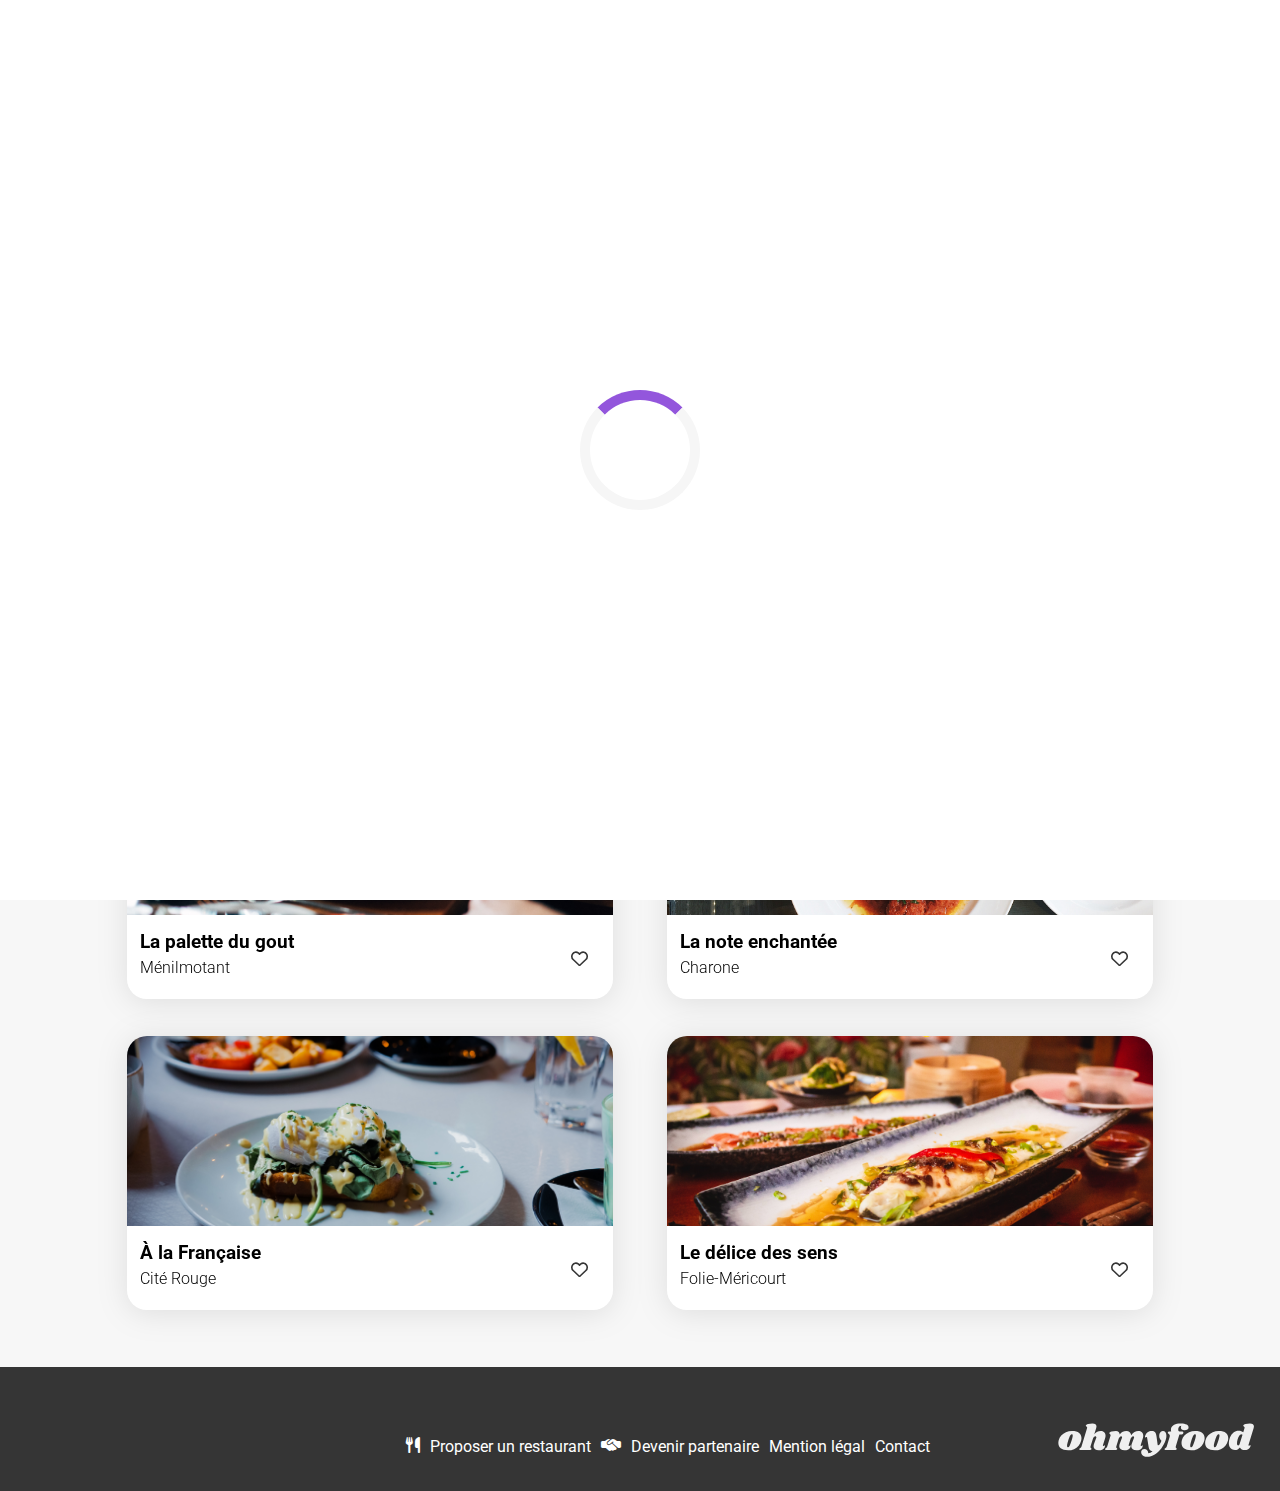
<file: index.html>
<!DOCTYPE html>
<html lang="fr">
    <head>
        <meta charset="UTF-8">
        <meta name="viewport" content="width=device-width, initial-scale=1.0">
        <title>homyfood</title>
        <link rel="preconnect" href="https://fonts.googleapis.com">
        <link rel="preconnect" href="https://fonts.gstatic.com" crossorigin>
        <link href="https://fonts.googleapis.com/css2?family=Roboto:wght@300;500;700&display=swap" rel="stylesheet">
        <link rel="stylesheet" href="https://cdnjs.cloudflare.com/ajax/libs/font-awesome/6.2.1/css/all.min.css">
        <link rel="stylesheet" href="./assets/css/style.css">
    </head>
    <body>
        <div class="loader-container">
       <span class="loader"></span>
       </div>
        <!--<header-->
       <div class="animatepage">
        <header>
            <div class="logo-cliquable">
                <a href="index.html">
                    <img id="logo" src="./assets/images/logo/ohmyfood@2x.svg" alt="logo cliquable ohmyfood" title="cliquer ici">
                </a>
            </div>
        </header>
        <!--main-->
        <main>
            <div class= "section-location">
                <span class="icone-localisation">
                    <i class="fa-solid fa-location-dot"></i>
                </span>
                <h3 class="location">paris, belleville</h3>
            </div>
            <div class="navigation">
                <h2 class="reservation">Réservez le menu qui vous convient</h2>
                <p class="selection">Découvrez des restaurants d'exception séléctionnés par nos soins</p>
                <div class="btn btn-explorer"><a href="index.html" class="style-liens"><p>Explorer nos restaurants</p></a></div>
            </div> 
            <!--fonctionnement-->
            <section class="fonctionnement">
                <h2 class="title">Fonctionnement</h2>
                <div class="guide">
                    <div class="etapes n1">
                        <button>1</button>
                        <div class="guide-content">
                            <span><i class="fa-solid  fa-mobile-screen"></i></span>
                            <p>Choisissaiez un restaurant</p>
                        </div>
                    </div>
                    <div class="etapes n2">
                        <button>2</button>
                        <div class="guide-content">
                            <span><i class="fa-solid fa-list-ul"></i></span>
                            <p>Composez votre menu</p>
                        </div> 
                    </div>
                    <div class="etapes n3">
                        <button>3</button>
                        <div class="guide-content">
                            <span><i class="fa-solid fa-store"></i></span>
                            <p>Déguster au restaurant</p>
                        </div>
                    </div>
                </div>
            </section>
             <!--restaurants-->
            <section class="restaurants">
                <h2 class="restaurants-title">Restaurants</h2>
                <div class="cards">
                    <article class="card">
                        <a href="restaurants/la-palette-du-gout.html" class="lien-menu style-liens">
                            <div class=" cardImage">
                                <p class="badgeNew">Nouvauté</p>
                                <img src="./assets/images/restaurants/jay-wennington-N_Y88TWmGwA-unsplash.jpg" alt=" Plat de présentation du menu La palette du gout">
                            </div>
                            <div class="card-content">
                                <h3 class="card-title">La palette du gout</h3>
                                <p class="card-subtitle">Ménilmotant</p>
                            </div>
                            <div class="like card-like">
                                <span class="coeur"><i class="fa-xs fa-regular fa-heart  empty-heart" aria-hidden="true"></i></span>
                                <span class=" coeur"><i class="fa-xs fa-solid fa-heart full-heart" aria-hidden="true"></i></span> 
                            </div>
                        </a>
                    </article>
                    <article class="card">
                        <a href="restaurants/la-note-enchantee.html" class="lien-menu style-liens">
                            <div class=" cardImage">
                                <p class="badgeNew">Nouvauté</p>
                                <img src="./assets/images/restaurants/stil-u2Lp8tXIcjw-unsplash.jpg" alt="Plat de présentation du menu La note enchantée">
                            </div>
                            <div class="card-content">
                                <h3 class="card-title">La note enchantée</h3>
                                <p class="card-subtitle">Charone</p>
                            </div>
                            <div class="like card-like">
                                <span class="coeur"><i class="fa-xs fa-regular fa-heart empty-heart " aria-hidden="true"></i></span>
                                <span class="coeur"><i class="fa-xs fa-solid fa-heart full-heart" aria-hidden="true"></i></span>
                            </div>
                        </a>
                    </article>
                    <article class="card">
                        <a href="restaurants/a-la-francaise.html" class="lien-menu style-liens">
                            <div class=" cardImage">
                                <img src="./assets/images/restaurants/toa-heftiba-DQKerTsQwi0-unsplash.jpg" alt="Plat de présentation du menu À la Française">
                            </div>
                            <div class="card-content">
                                <h3 class="card-title">À la Française</h3>
                                <p class="card-subtitle">Cité Rouge</p>
                            </div>
                            <div class="like card-like">
                                <span class="coeur"><i class="fa-xs fa-regular fa-heart empty-heart" aria-hidden="true"></i></span>
                                <span class="coeur"><i class="fa-xs fa-solid fa-heart full-heart" aria-hidden="true"></i></span>
                            </div>
                        </a>
                    </article>
                    <article class="card">
                        <a href="restaurants/le-delice-des-sens.html" class="lien-menu style-liens">
                            <div class=" cardImage">
                                <img src="./assets/images/restaurants/louis-hansel-shotsoflouis-qNBGVyOCY8Q-unsplash.jpg" alt=" Plat de présentation du menu Les délice des sens">
                            </div>
                            <div class="card-content">
                                <h3 class="card-title">Le délice des sens</h3>
                                <p class="card-subtitle">Folie-Méricourt</p>
                            </div>
                            <div class="like card-like">
                               <span class="coeur" ><i class="fa-xs fa-regular fa-heart empty-heart" aria-hidden="true"></i></span> 
                                <span class="coeur"><i class="fa-xs fa-solid fa-heart full-heart" aria-hidden="true"></i></span>
                            </div>
                        </a>
                    </article>
                </div>
            </section>
        </main>
        <!--footer-->
        <footer>
            <div class="logo-footer" >
                <a href="index.html">
                    <img src="./assets/images/logo/ohmyfood@2x.svg" alt="logo cliquable ohmyfood" title="cliquer ici">
                </a>
            </div>
            <ul class="lien-footer">
                <li><a href="#" class="style-liens"><i class="fa-solid fa-utensils"></i> Proposer un restaurant</a></li>
                <li><a href="#" class="style-liens" ><i class="fa-solid fa-handshake-simple"></i>Devenir partenaire</a></li>
                <li><a href="#" class="style-liens">Mention légal</a></li>
                <li><a href="mailto:@ohmyfood.fr" class="style-liens">Contact</a></li>
            </ul>
        </footer>
      </div>
    </body>
</html>
</file>
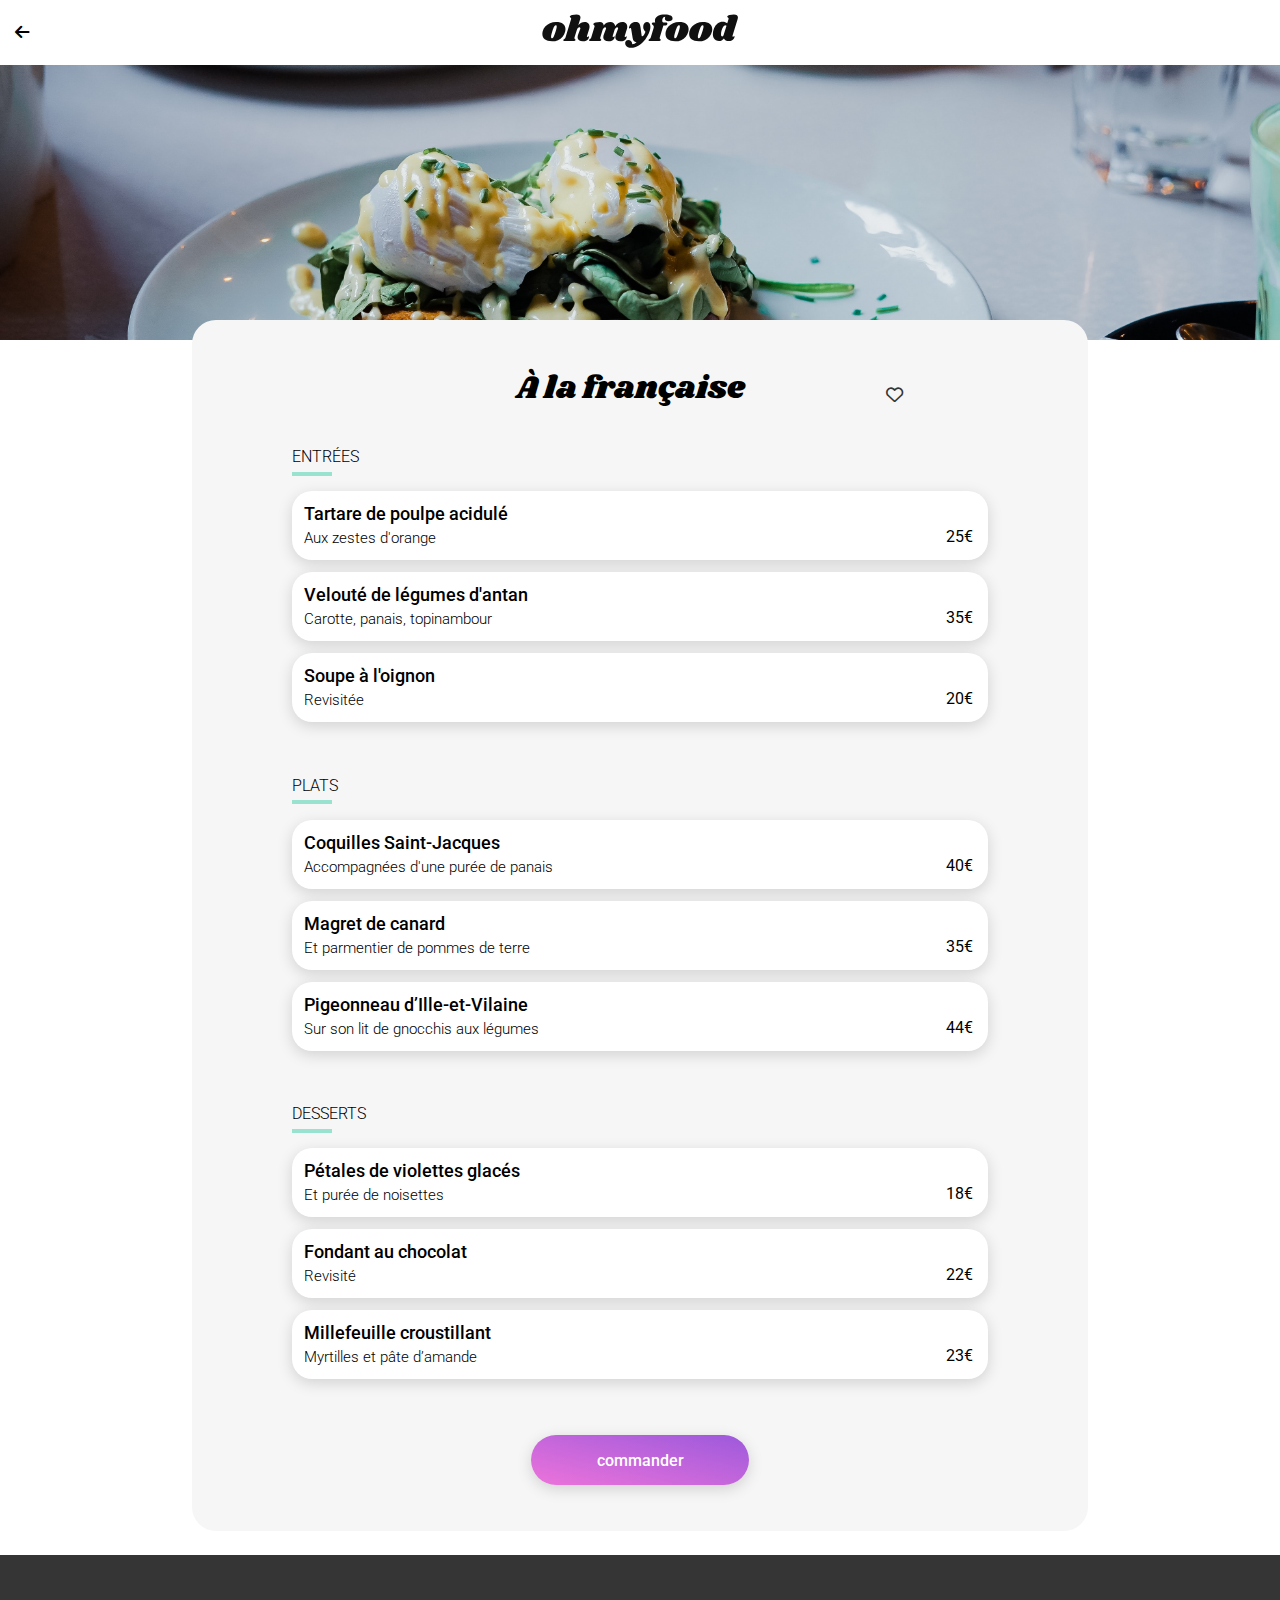
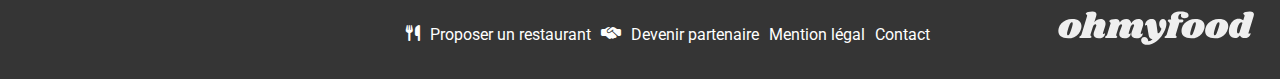
<file: restaurants/a-la-francaise.html>
<!DOCTYPE html>
<html lang="fr">
    <head>
        <meta charset="UTF-8">
        <meta name="viewport" content="width=device-width, initial-scale=1.0">
        <title>menu -À la française -Ohmyfood</title>
        <link rel="preconnect" href="https://fonts.googleapis.com">
        <link rel="preconnect" href="https://fonts.gstatic.com" crossorigin>
        <link href="https://fonts.googleapis.com/css2?family=Roboto:wght@300;500;700&family=Shrikhand&display=swap" rel="stylesheet">
        <link rel="stylesheet" href="https://cdnjs.cloudflare.com/ajax/libs/font-awesome/6.2.1/css/all.min.css">
        <link rel="stylesheet" href="../assets/css/style.css">
        <link rel="stylesheet" href="../assets/css/menus.css">
    </head>
    <body>
        <!--header-->
        <header>
            <a href="../index.html" class="style-liens retour">
                <i class=" fa-xs fa-solid fa-arrow-left " aria-hidden="true"></i>
            </a>
            <div class="logo-cliquable">
                <a href="index.html">
                    <img id="logo" src="../assets/images/logo/ohmyfood@2x.svg" alt="logo cliquable ohmyfood" title="cliquer ici">
                </a>
            </div>
        </header>
        <main>
            <img class="menu-restaurant-image" src="../assets/images/restaurants/toa-heftiba-DQKerTsQwi0-unsplash.jpg" alt="Plat de présentation du menu À la française" width="302" height="378">
            <!--carte-->
            <section class="carte">
                <h1 class="Restaurant-title">À la française</h1>
                <div class="like menu-like">
                    <span class="coeur-menu"><i class="fa-xs fa-regular fa-heart empty-heart" aria-hidden="true"></i></span>
                    <span class="coeur-menu"><i class="fa-xs fa-solid fa-heart full-heart" aria-hidden="true"></i></span>
                </div>
                <div class="menus">
                    <!--entrées-->
                    <div class="list-menu fadeInDown-entre">
                        <h2 class="menu-service">ENTRÉES</h2>
                        <article class="menu">                          
                            <div class="menu-content">
                                <h3 class="menu-title">Tartare de poulpe acidulé</h3>
                                <p class="menu-text">Aux zestes d'orange</p>
                            </div>
                            <div class="menu-prix">
                                <p>25€</p>
                            </div>
                            <div class="bouton-check">
                                <i class="fa-xs fa-solid fa-circle-check" aria-hidden="true"></i>
                            </div>                           
                        </article>
                        <article class="menu">                   
                            <div class="menu-content">
                                <h3 class="menu-title">Velouté de légumes d'antan</h3>
                                <p class="menu-text">Carotte, panais, topinambour</p>
                            </div>
                            <div class="menu-prix">
                                <p>35€</p>
                            </div>
                            <div class="bouton-check">
                                <i class="fa-xs fa-solid fa-circle-check" aria-hidden="true"></i>
                            </div>                    
                        </article>
                        <article class="menu">
                            <div class="menu-content">
                                <h3 class="menu-title">Soupe à l'oignon</h3>
                                <p class="menu-text">Revisitée</p>
                            </div>
                            <div class="menu-prix">
                                <p>20€</p>
                            </div>
                            <div class="bouton-check">
                                <i class="fa-xs fa-solid fa-circle-check" aria-hidden="true"></i>
                            </div>                     
                        </article>
                    </div>
                    <!--plats--> 
                    <div class="list-menu fadeInDown-plat"> 
                        <h2 class="menu-service">PLATS</h2>
                        <article class="menu">                     
                            <div class="menu-content">
                                <h3 class="menu-title">Coquilles Saint-Jacques</h3>
                                <p class="menu-text">Accompagnées d'une purée de panais</p>
                            </div>
                            <div class="menu-prix">
                                <p>40€</p>
                            </div>
                            <div class="bouton-check">
                                <i class="fa-xs fa-solid fa-circle-check" aria-hidden="true"></i>
                            </div>                          
                        </article>
                        <article class="menu">                         
                            <div class="menu-content">
                                <h3 class="menu-title">Magret de canard</h3>
                                <p class="menu-text">Et parmentier de pommes de terre</p>
                            </div>
                            <div class="menu-prix">
                                <p>35€</p>
                            </div>
                            <div class="bouton-check">
                                <i class="fa-xs fa-solid fa-circle-check" aria-hidden="true"></i>
                            </div>                          
                        </article>
                        <article class="menu">                          
                            <div class="menu-content">
                                <h3 class="menu-title">Pigeonneau d’Ille-et-Vilaine</h3>
                                <p class="menu-text">Sur son lit de gnocchis aux légumes</p>
                            </div>
                            <div class="menu-prix">
                                <p>44€</p>
                            </div>
                            <div class="bouton-check">
                                <i class="fa-xs fa-solid fa-circle-check" aria-hidden="true"></i>
                            </div>                           
                        </article>
                    </div>
                    <div class="list-menu fadeInDown-dessert">
                        <!--dessert-->
                        <h2 class="menu-service">DESSERTS</h2>
                        <article class="menu">                   
                            <div class="menu-content">
                                <h3 class="menu-title">Pétales de violettes glacés</h3>
                                <p class="menu-text">Et purée de noisettes</p>
                            </div>
                            <div class="menu-prix">
                                <p>18€</p>
                            </div>
                            <div class="bouton-check">
                                <i class="fa-xs fa-solid fa-circle-check" aria-hidden="true"></i>
                            </div>                       
                        </article>
                        <article class="menu">                   
                            <div class="menu-content">
                                <h3 class="menu-title">Fondant au chocolat</h3>
                                <p class="menu-text">Revisité</p>
                            </div>
                            <div class="menu-prix">
                                <p>22€</p>
                            </div>
                            <div class="bouton-check">
                                <i class="fa-xs fa-solid fa-circle-check" aria-hidden="true"></i>
                            </div>                      
                        </article>
                        <article class="menu">                            
                            <div class="menu-content">
                                <h3 class="menu-title">Millefeuille croustillant</h3>
                                <p class="menu-text">Myrtilles et pâte d’amande</p>
                            </div>
                            <div class="menu-prix">
                                <p>23€</p>
                            </div>
                            <div class="bouton-check">
                                <i class="fa-xs fa-solid fa-circle-check" aria-hidden="true"></i>
                            </div>                        
                        </article>
                    </div>
                </div>
                <div class="btn commander">
                    <a href="index.html" class="style-liens"><p class="btn-order">commander</p></a>
                </div>
            </section>
        </main>    
        <!--footer-->
        <footer>
                <div>
                    <a href="index.html">
                        <img class="logo-footer" src="../assets/images/logo/ohmyfood@2x.svg" alt="logo cliquable ohmyfood" title="cliquer ici">
                    </a>
                </div>
                <ul class="lien-footer">
                    <li><a href="#" class="style-liens"><i class="fa-solid fa-utensils"></i> Proposer un restaurant</a></li>
                    <li><a href="#" class="style-liens" ><i class="fa-solid fa-handshake-simple"></i>Devenir partenaire</a></li>
                    <li><a href="#" class="style-liens">Mention légal</a></li>
                    <li><a href="mailto:ohmyfood@.fr" class="style-liens">Contact</a></li>
                </ul>
        </footer>
    </body>
</html>
</file>
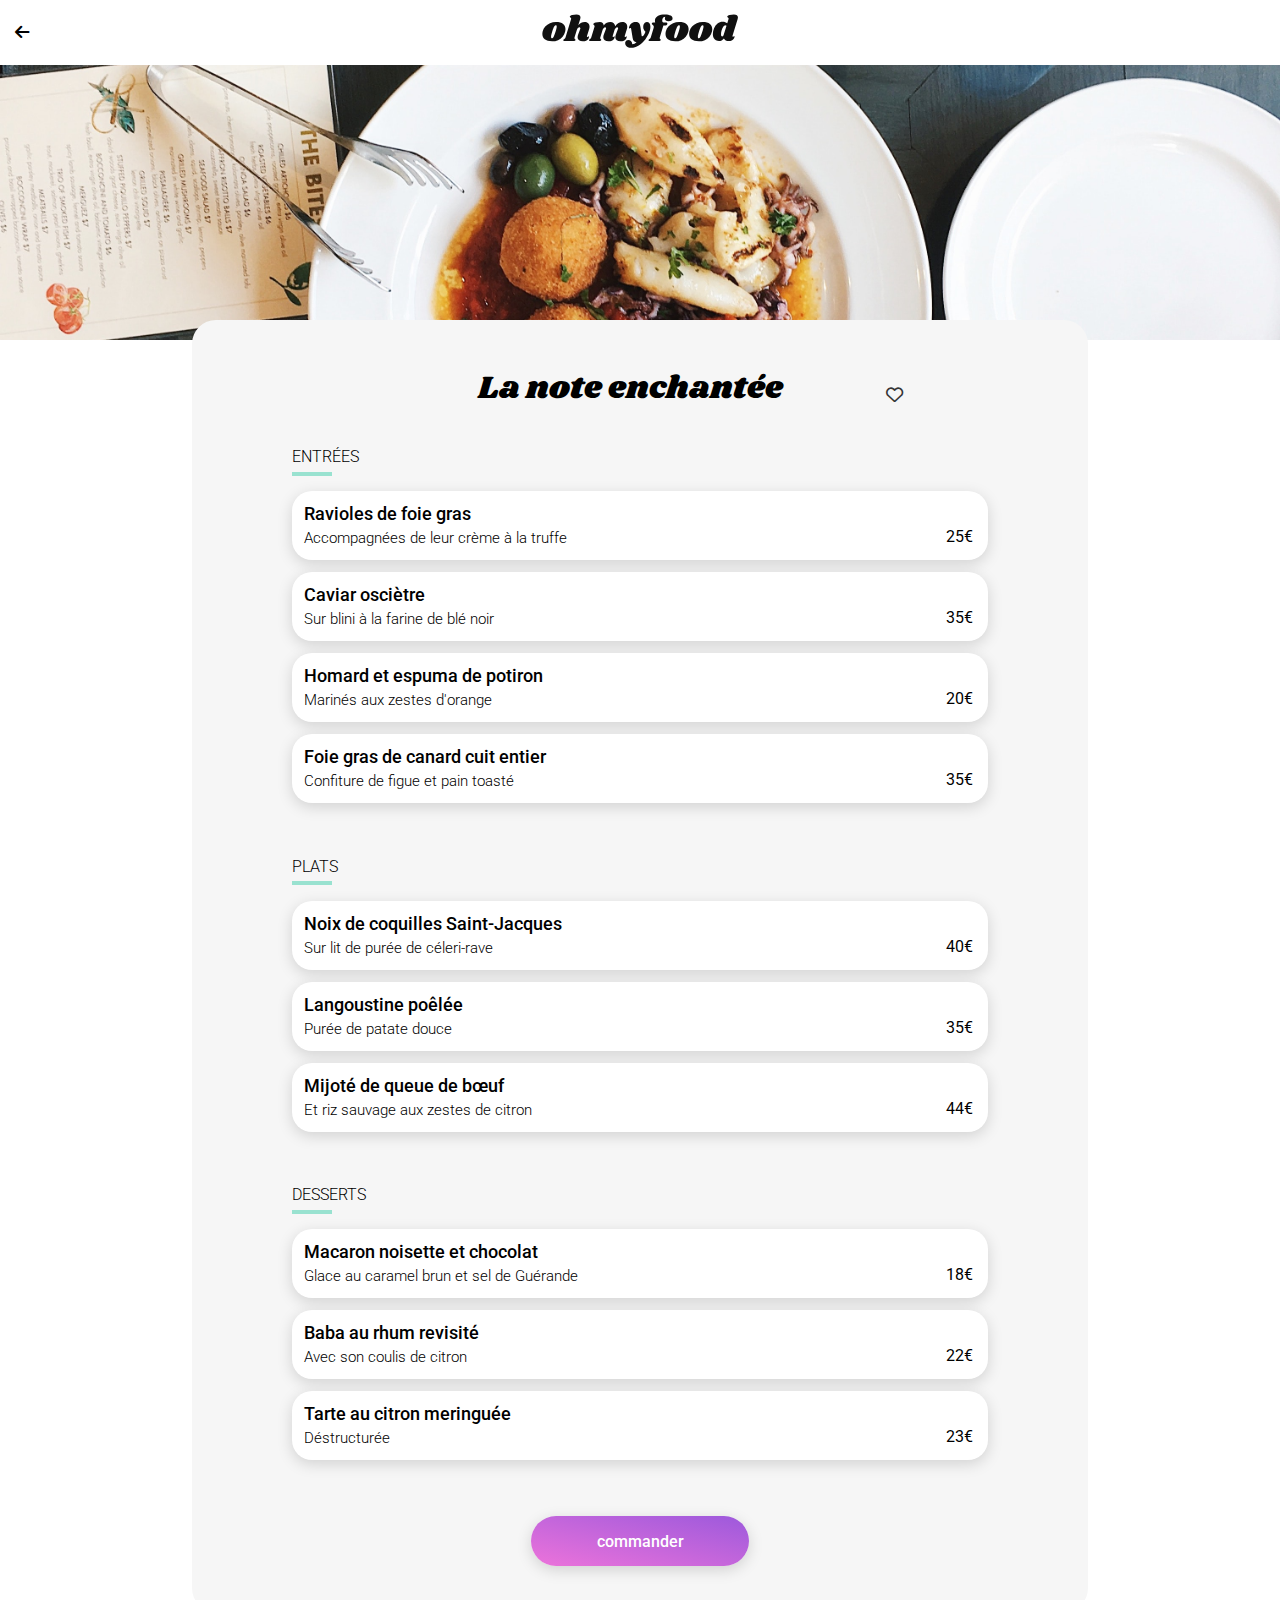
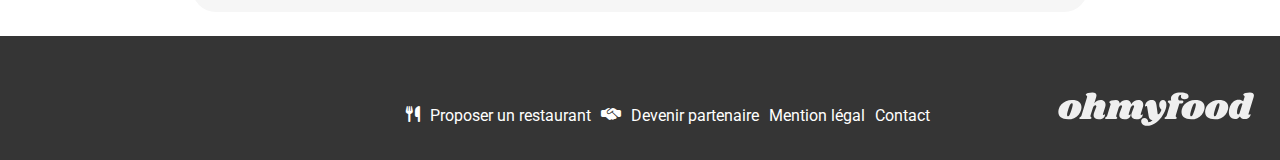
<file: restaurants/la-note-enchantee.html>
<!DOCTYPE html>
<html lang="fr">
    <head>
        <meta charset="UTF-8">
        <meta name="viewport" content="width=device-width, initial-scale=1.0">
        <title> -La note enchantée -Ohmyfood</title>
        <link rel="preconnect" href="https://fonts.googleapis.com">
        <link rel="preconnect" href="https://fonts.gstatic.com" crossorigin>
        <link href="https://fonts.googleapis.com/css2?family=Roboto:wght@300;500;700&family=Shrikhand&display=swap" rel="stylesheet">
        <link rel="stylesheet" href="https://cdnjs.cloudflare.com/ajax/libs/font-awesome/6.2.1/css/all.min.css">
        <link rel="stylesheet" href="../assets/css/style.css">
        <link rel="stylesheet" href="../assets/css/menus.css">
    </head>
    <body>
        <!--header-->
        <header>
            <a href="../index.html" class="style-liens retour">
                <i class=" fa-xs fa-solid fa-arrow-left " aria-hidden="true"></i>
            </a>
            <div class="logo-cliquable">
                <a href="index.html">
                    <img id="logo" src="../assets/images/logo/ohmyfood@2x.svg" alt="logo cliquable ohmyfood" title="cliquer ici">
                </a>
            </div>
        </header>
        <main>
            <img class="menu-restaurant-image" src="../assets/images/restaurants/stil-u2Lp8tXIcjw-unsplash.jpg" alt="Plat de présentation du menu La note enchantée" width="302" height="378">
            <section class="carte">
                <h1 class="Restaurant-title">La note enchantée</h1>
                <div class="like menu-like">
                    <span class="coeur-menu"><i class="fa-xs fa-regular fa-heart empty-heart" aria-hidden="true"></i></span>
                    <span class="coeur-menu"><i class="fa-xs fa-solid fa-heart full-heart" aria-hidden="true"></i></span>
                </div>    
                <div class="menus">
                    <!--entrées-->
                    <div class="list-menu fadeInDown-entre">
                        <h2 class="menu-service">ENTRÉES</h2>
                        <article class="menu">
                            <div class="menu-content">
                                <h3 class="menu-title">Ravioles de foie gras</h3>
                                <p class="menu-text">Accompagnées de leur crème à la truffe</p>
                            </div>
                            <div class="menu-prix">
                                <p>25€</p>
                            </div>
                            <div class="bouton-check">
                                <i class="fa-xs fa-solid fa-circle-check" aria-hidden="true"></i>
                            </div>
                        </article>
                        <article class="menu">                    
                            <div class="menu-content">
                                <h3 class="menu-title">Caviar osciètre </h3>
                                <p class="menu-text">Sur blini à la farine de blé noir</p>
                            </div>
                            <div class="menu-prix">
                                <p>35€</p>
                            </div>
                            <div class="bouton-check">
                                <i class="fa-xs fa-solid fa-circle-check" aria-hidden="true"></i>
                            </div>                            
                        </article>
                        <article class="menu">                            
                            <div class="menu-content">
                                <h3 class="menu-title">Homard et espuma de potiron</h3>
                                <p class="menu-text">Marinés aux zestes d'orange</p>
                            </div>
                            <div class="menu-prix">
                                <p>20€</p>
                            </div>
                            <div class="bouton-check">
                                <i class="fa-xs fa-solid fa-circle-check" aria-hidden="true"></i>
                            </div>                         
                        </article>
                        <article class="menu"> 
                            <div class="menu-content">
                                <h3 class="menu-title">Foie gras de canard cuit entier</h3>
                                <p class="menu-text">Confiture de figue et pain toasté</p>
                            </div>
                            <div class="menu-prix">
                                <p>35€</p>
                            </div>
                             <div class="bouton-check">
                                <i class="fa-xs fa-solid fa-circle-check" aria-hidden="true"></i>
                            </div>                            
                        </article>      
                    </div>
                    <!--plats-->
                    <div class="list-menu fadeInDown-plat">
                        <h2 class="menu-service">PLATS</h2>
                        <article class="menu">                          
                            <div class="menu-content">
                                <h3 class="menu-title">Noix de coquilles Saint-Jacques</h3>
                                <p class="menu-text">Sur lit de purée de céleri-rave</p>
                            </div>
                            <div class="menu-prix">
                                <p>40€</p>
                            </div>
                            <div class="bouton-check">
                                <i class="fa-xs fa-solid fa-circle-check" aria-hidden="true"></i>
                            </div>                         
                        </article>
                        <article class="menu">                            
                            <div class="menu-content">
                                <h3 class="menu-title">Langoustine poêlée</h3>
                                <p class="menu-text">Purée de patate douce</p>
                            </div>
                            <div class="menu-prix">
                                <p>35€</p>
                            </div>
                            <div class="bouton-check">
                                <i class="fa-xs fa-solid fa-circle-check" aria-hidden="true"></i>
                            </div>                            
                        </article>
                        <article class="menu">                         
                            <div class="menu-content">
                                <h3 class="menu-title">Mijoté de queue de bœuf </h3>
                                <p class="menu-text">Et riz sauvage aux zestes de citron</p>
                            </div>
                            <div class="menu-prix">
                                <p>44€</p>
                            </div>
                            <div class="bouton-check">
                                <i class="fa-xs fa-solid fa-circle-check" aria-hidden="true"></i>
                            </div>                          
                        </article>
                    </div>
                    <!--dessert-->
                    <div class="list-menu fadeInDown-dessert">
                        <h2 class="menu-service">DESSERTS</h2>
                        <article class="menu">                     
                            <div class="menu-content">
                                <h3 class="menu-title">Macaron noisette et chocolat</h3>
                                <p class="menu-text">Glace au caramel brun et sel de Guérande</p>
                            </div>
                            <div class="menu-prix">
                                <p>18€</p>
                            </div>
                            <div class="bouton-check">
                                <i class="fa-xs fa-solid fa-circle-check" aria-hidden="true"></i>
                            </div>                     
                        </article>
                        <article class="menu">                     
                            <div class="menu-content">
                                <h3 class="menu-title">Baba au rhum revisité </h3>
                                <p class="menu-text">Avec son coulis de citron</p>
                            </div>
                            <div class="menu-prix">
                                <p>22€</p>
                            </div>
                            <div class="bouton-check">
                                <i class="fa-xs fa-solid fa-circle-check" aria-hidden="true"></i>
                            </div>                        
                        </article>
                        <article class="menu">                   
                            <div class="menu-content">
                                <h3 class="menu-title">Tarte au citron meringuée </h3>
                                <p class="menu-text">Déstructurée</p>
                            </div>
                            <div class="menu-prix">
                                <p>23€</p>
                            </div>
                            <div class="bouton-check">
                                <i class="fa-xs fa-solid fa-circle-check" aria-hidden="true"></i>
                            </div>                          
                        </article>
                    </div>
                </div>
                <div class="btn commander">
                    <a href="index.html" class="style-liens"><p class="btn-order">commander</p></a>
                </div>
            </section>
        </main>    
        <!--footer-->
        <footer>
                <div>
                    <a href="index.html">
                        <img class="logo-footer" src="../assets/images/logo/ohmyfood@2x.svg" alt="logo cliquable ohmyfood" title="cliquer ici">
                    </a>
                </div>
                <ul class="lien-footer">
                    <li><a href="#" class="style-liens"><i class="fa-solid fa-utensils"></i> Proposer un restaurant</a></li>
                    <li><a href="#" class="style-liens" ><i class="fa-solid fa-handshake-simple"></i>Devenir partenaire</a></li>
                    <li><a href="#" class="style-liens">Mention légal</a></li>
                    <li><a href="mailto:ohmyfood@.fr" class="style-liens">Contact</a></li>
                </ul>
        </footer>
    </body>
</html>
</file>
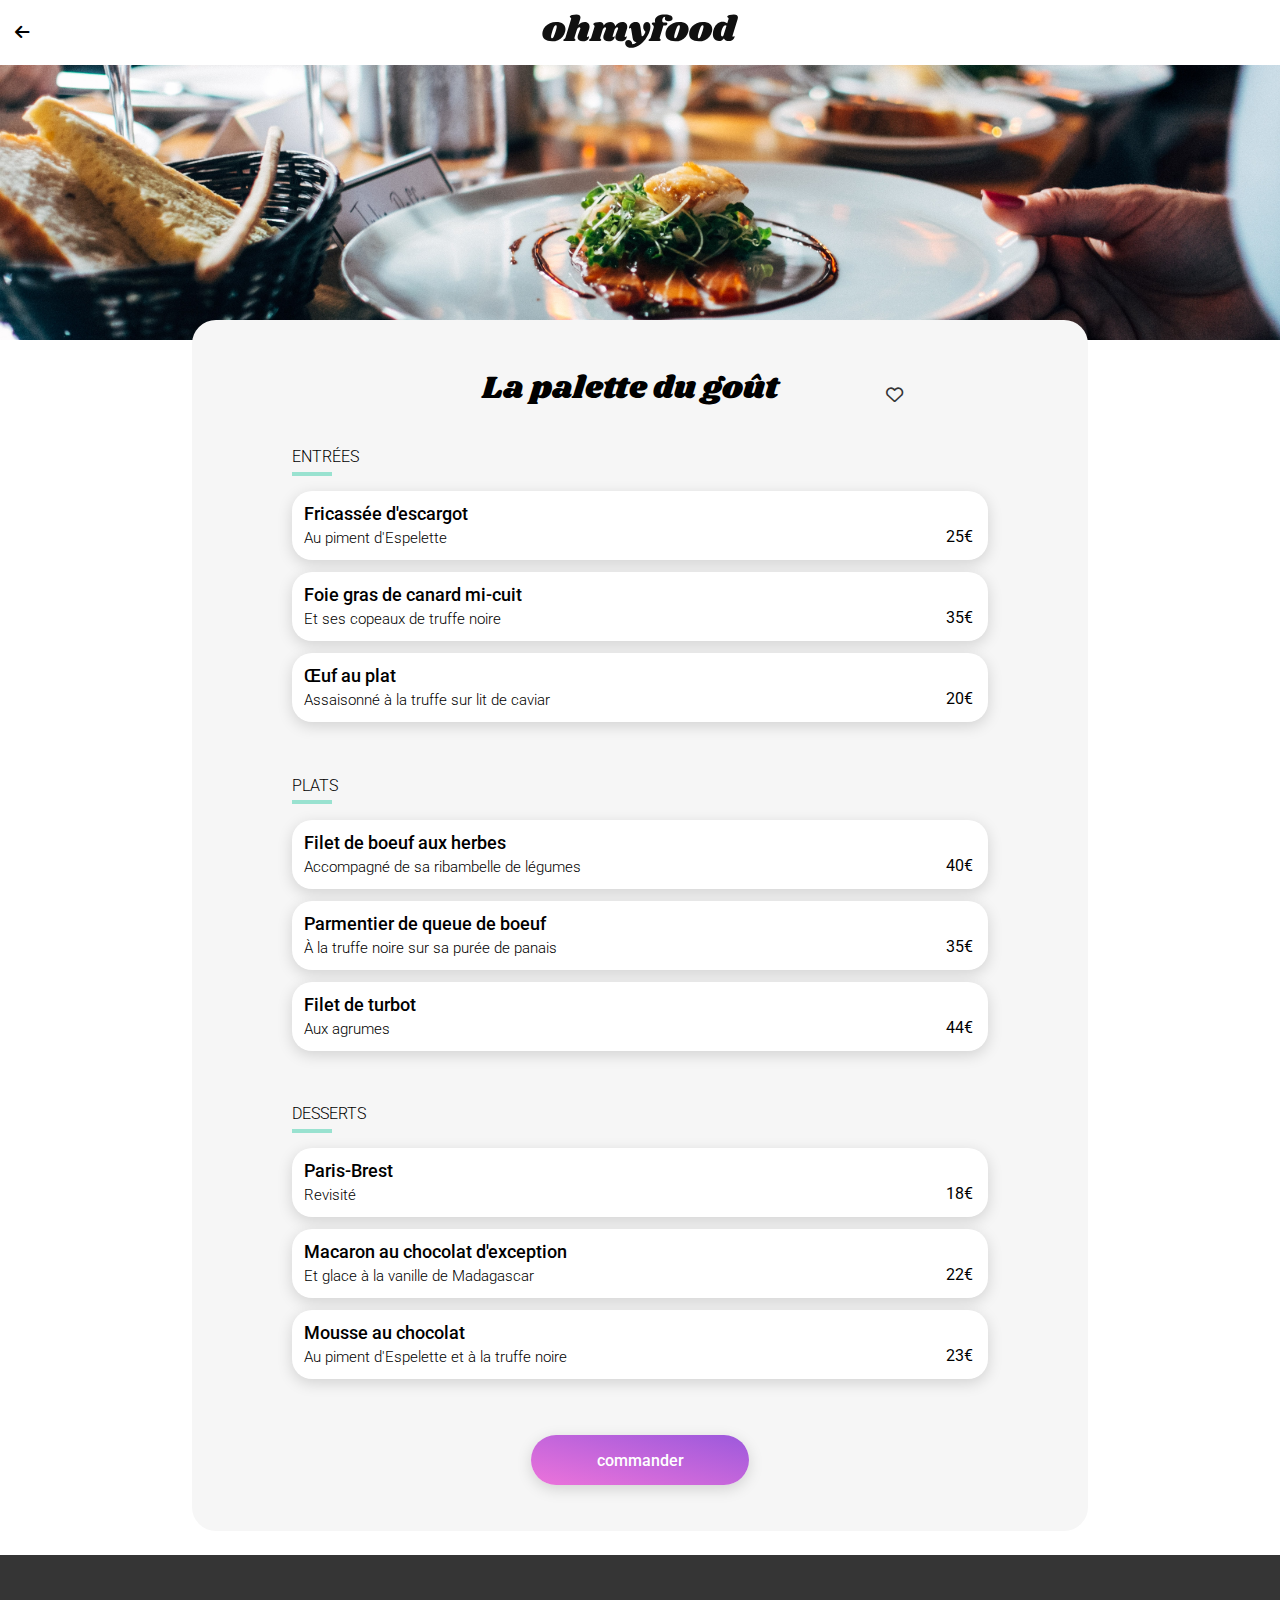
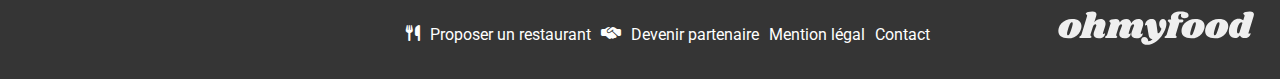
<file: restaurants/la-palette-du-gout.html>
<!DOCTYPE html>
<html lang="fr">
    <head>
        <meta charset="UTF-8">
        <meta name="viewport" content="width=device-width, initial-scale=1.0">
        <title>menu -La palette du gout -Ohmyfood</title>
        <link rel="preconnect" href="https://fonts.googleapis.com">
        <link rel="preconnect" href="https://fonts.gstatic.com" crossorigin>
        <link href="https://fonts.googleapis.com/css2?family=Roboto:wght@300;500;700&family=Shrikhand&display=swap" rel="stylesheet">
        <link rel="stylesheet" href="https://cdnjs.cloudflare.com/ajax/libs/font-awesome/6.2.1/css/all.min.css">
        <link rel="stylesheet" href="../assets/css/style.css">
        <link rel="stylesheet" href="../assets/css/menus.css">
    </head>
    <body >
        
        <!--header-->
        <header class="header-menu">
            <a href="../index.html" class="style-liens retour">
                <i class=" fa-xs fa-solid fa-arrow-left " aria-hidden="true"></i>
            </a>
            <div class="logo-cliquable">
                <a href="index.html">
                    <img id="logo" src="../assets/images/logo/ohmyfood@2x.svg" alt="logo cliquable ohmyfood" title="cliquer ici">
                </a>
            </div>
        </header>
        <main>
            <img class="menu-restaurant-image" src="../assets/images/restaurants/jay-wennington-N_Y88TWmGwA-unsplash.jpg" alt="Plat de présentation du menu La palette du goût" width="302" height="378">
            <!--carte-->
            <section class="carte">
           
                <h1 class="Restaurant-title">La palette du goût</h1>
                <div class="like menu-like">
                    <span class="coeur-menu"><i class="fa-xs fa-regular fa-heart empty-heart" aria-hidden="true"></i></span>
                    <span class="coeur-menu"><i class="fa-xs fa-solid fa-heart full-heart" aria-hidden="true"></i></span>
                </div>
              
                <div class="menus">
                    <!--entrées-->
                    <div class="list-menu fadeInDown-entre">
                        <h2 class="menu-service ">ENTRÉES</h2>
                        <article class="menu ">
                            <div class="menu-content">
                                <h3 class="menu-title">Fricassée d'escargot</h3>
                                <p class="menu-text">Au piment d'Espelette</p>
                            </div>
                            <div class="menu-prix">
                                <p>25€</p>
                            </div>
                            <div class="bouton-check">
                                <i class="fa-xs fa-solid fa-circle-check" aria-hidden="true"></i>
                            </div>
                        </article>
                        <article class="menu">
                            <div class="menu-content">
                                <h3 class="menu-title">Foie gras de canard mi-cuit</h3>
                                <p class="menu-text">Et ses copeaux de truffe noire</p>
                            </div>
                            <div class="menu-prix">
                                <p>35€</p>
                            </div>
                            <div class="bouton-check">
                                <i class="fa-xs fa-solid fa-circle-check" aria-hidden="true"></i> 
                            </div>
                        </article>
                        <article class="menu">
                            <div class="menu-content">
                                <h3 class="menu-title">Œuf au plat</h3>
                                <p class="menu-text"> Assaisonné à la truffe sur lit de caviar</p>
                            </div>
                            <div class="menu-prix">
                                <p>20€</p>
                            </div>
                            <div class="bouton-check">
                                <i class="fa-xs fa-solid fa-circle-check" aria-hidden="true"></i>
                            </div>
                        </article>    
                    </div>
                    <!--plats-->
                    <div class="list-menu fadeInDown-plat">
                        <h2 class="menu-service">PLATS</h2>
                        <article class="menu">
                            <div class="menu-content">
                                <h3 class="menu-title">Filet de boeuf aux herbes</h3>
                                <p class="menu-text">Accompagné de sa ribambelle de légumes</p>
                            </div>
                            <div class="menu-prix">
                                <p>40€</p>   
                            </div>
                            <div class="bouton-check">
                                <i class="fa-xs fa-solid fa-circle-check" aria-hidden="true"></i>  
                            </div>  
                        </article>
                        <article class="menu">
                            <div class="menu-content">
                                <h3 class="menu-title">Parmentier de queue de boeuf</h3>
                                <p class="menu-text">À la truffe noire sur sa purée de panais</p>
                            </div>
                            <div class="menu-prix" >
                                <p>35€</p>
                            </div>
                            <div class="bouton-check" >
                                <i class="fa-xs fa-solid fa-circle-check" aria-hidden="true"></i>
                            </div>  
                        </article>
                        <article class="menu">
                            <div class="menu-content">
                                <h3 class="menu-title">Filet de turbot</h3>
                                <p class="menu-text">Aux agrumes</p>
                            </div>
                            <div class="menu-prix">
                                <p>44€</p> 
                            </div>
                            <div class="bouton-check" >
                                <i class="fa-xs fa-solid fa-circle-check" aria-hidden="true"></i>
                            </div>
                        </article>
                    </div>
                    <!--dessert-->
                    <div class="list-menu fadeInDown-dessert">
                        <h2 class="menu-service">DESSERTS</h2>
                        <article class="menu">
                            <div class="menu-content">
                                <h3 class="menu-title">Paris-Brest</h3>
                                <p class="menu-text">Revisité</p>
                            </div>
                            <div class="menu-prix" >
                                <p>18€</p>
                            </div>
                            <div class="bouton-check">
                                <i class="fa-xs fa-solid fa-circle-check" aria-hidden="true"></i>
                            </div>
                        </article>
                        <article class="menu">
                            <div class="menu-content">
                                <h3 class="menu-title">Macaron au chocolat d'exception</h3>
                                <p class="menu-text">Et glace à la vanille de Madagascar</p>
                            </div>
                            <div class="menu-prix">
                                <p>22€</p>
                            </div>
                            <div class="bouton-check">
                                <i class="fa-xs fa-solid fa-circle-check" aria-hidden="true"></i>  
                            </div>
                        </article>
                        <article class="menu">
                            <div class="menu-content">
                                <h3 class="menu-title">Mousse au chocolat</h3>
                                <p class="menu-text">Au piment d'Espelette et à la truffe noire</p>
                            </div>
                            <div class="menu-prix">
                                <p >23€</p>
                            </div>
                            <div class="bouton-check" >
                                <i class="fa-xs fa-solid fa-circle-check" aria-hidden="true"></i>
                            </div>
                        </article>
                    </div>
                </div>
                <div class="btn commander">
                    <a href="index.html" class="style-liens"><p class="btn-order">commander</p></a>
                </div> 
            </section>
        </main>
        <!--footer-->
        <footer>
                <div class="logo-footer" >
                    <a href="index.html">
                        <img  src="../assets/images/logo/ohmyfood@2x.svg" alt="logo cliquable ohmyfood" title="cliquer ici">
                    </a>
                </div>
                <ul class="lien-footer">
                    <li><a href="#" class="style-liens"><i class="fa-solid fa-utensils"></i> Proposer un restaurant</a></li>
                    <li><a href="#" class="style-liens" ><i class="fa-solid fa-handshake-simple"></i>Devenir partenaire</a></li>
                    <li><a href="#" class="style-liens">Mention légal</a></li>
                    <li><a href="mailto:ohmyfood@.fr" class="style-liens">Contact</a></li>
                </ul>
        </footer>
       
    </body>
</html>
</file>
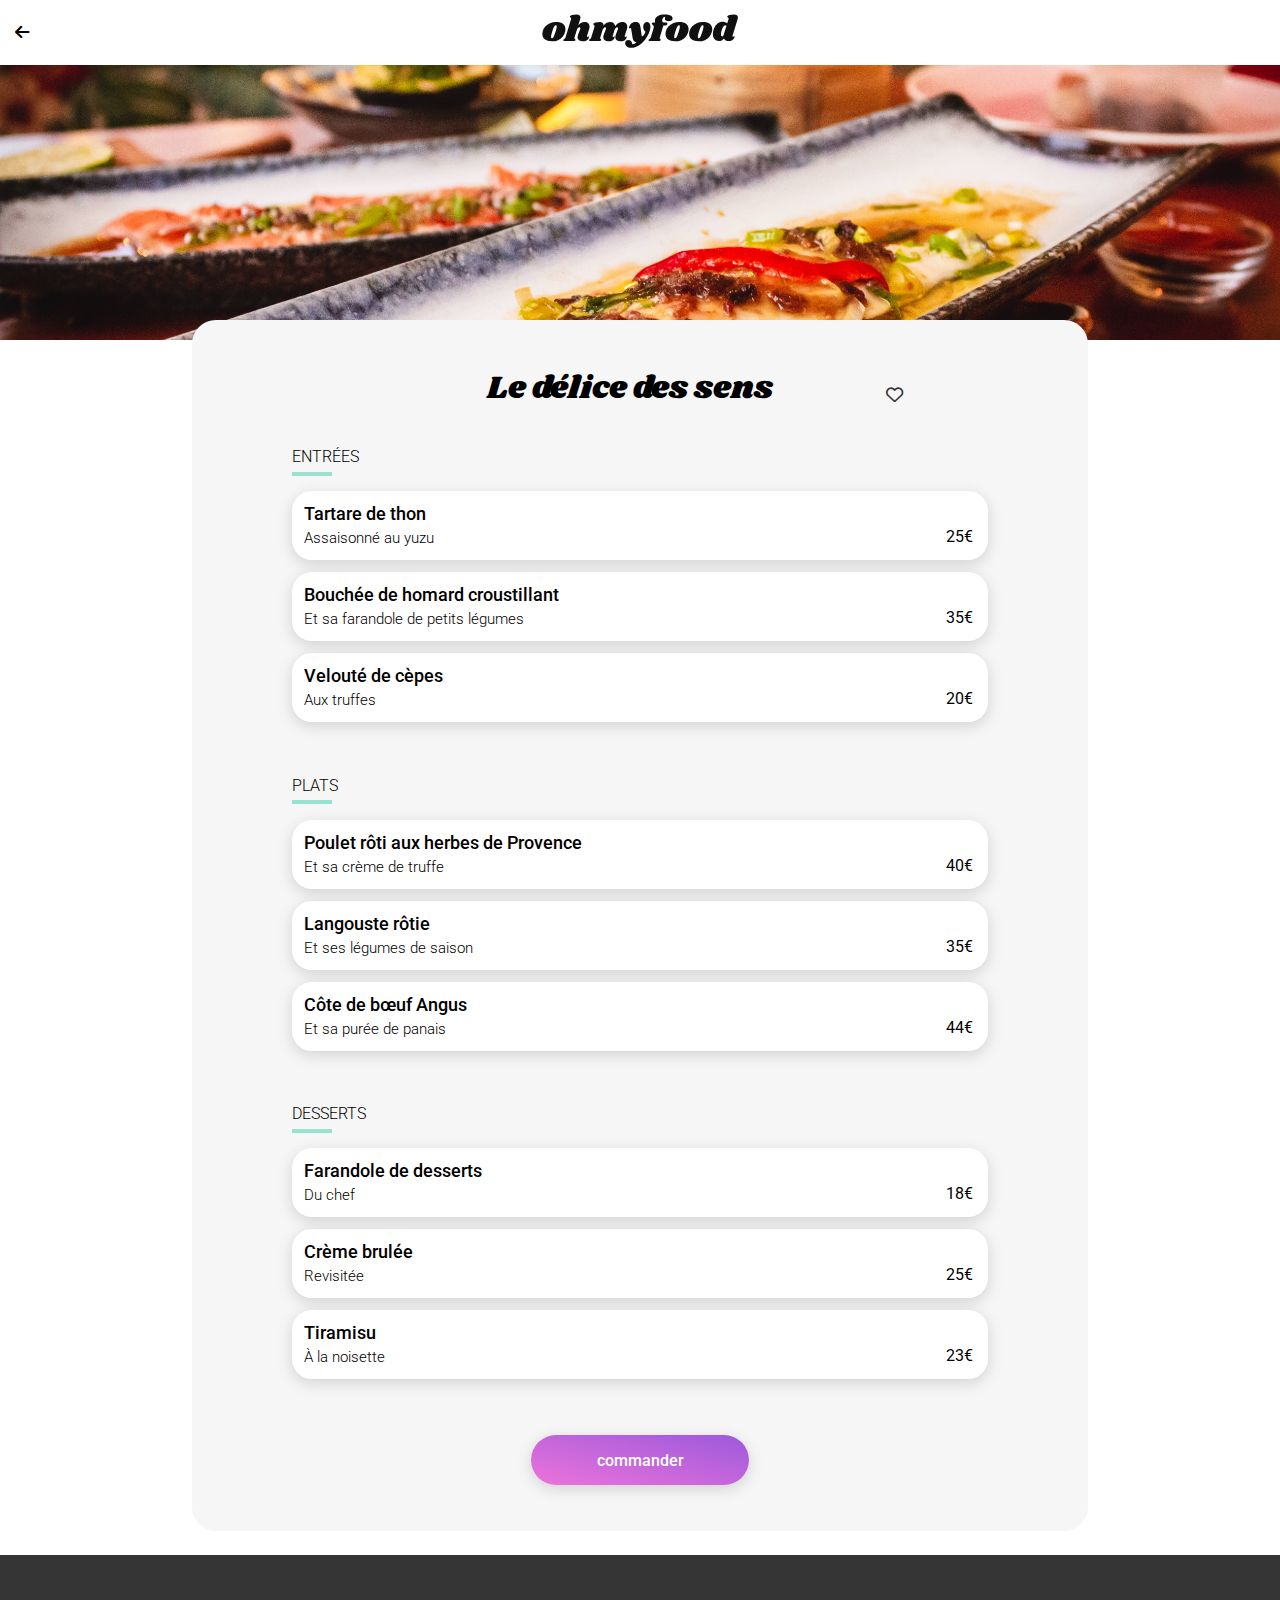
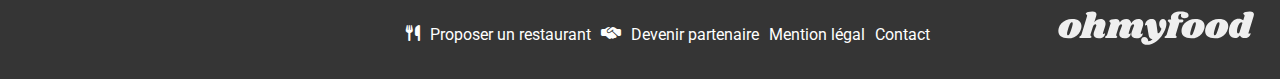
<file: restaurants/le-delice-des-sens.html>
<!DOCTYPE html>
<html lang="fr">
    <head>
        <meta charset="UTF-8">
        <meta name="viewport" content="width=device-width, initial-scale=1.0">
        <title>menu -Le délice des sens -Ohmyfood</title>
        <link rel="preconnect" href="https://fonts.googleapis.com">
        <link rel="preconnect" href="https://fonts.gstatic.com" crossorigin>
        <link href="https://fonts.googleapis.com/css2?family=Roboto:wght@300;500;700&family=Shrikhand&display=swap" rel="stylesheet">
        <link rel="stylesheet" href="https://cdnjs.cloudflare.com/ajax/libs/font-awesome/6.2.1/css/all.min.css">
        <link rel="stylesheet" href="../assets/css/style.css">
        <link rel="stylesheet" href="../assets/css/menus.css">
    </head>
    <body>
        <!--header-->
        <header>
            <a href="../index.html" class="style-liens retour">
                <i class=" fa-xs fa-solid fa-arrow-left " aria-hidden="true"></i>
            </a>
            <div class="logo-cliquable">
                <a href="index.html">
                    <img id="logo" src="../assets/images/logo/ohmyfood@2x.svg" alt="logo cliquable ohmyfood" title="cliquer ici">
                </a>
            </div>
        </header>
        <main>
            <img class="menu-restaurant-image" src="../assets/images/restaurants/louis-hansel-shotsoflouis-qNBGVyOCY8Q-unsplash.jpg" alt="Plat de présentation du menu Le délice des sens" width="302" height="378">
            <!--carte-->
            <section class="carte">
                <h1 class="Restaurant-title">Le délice des sens</h1>
                <div class="like menu-like">
                    <span class="coeur-menu"><i class="fa-xs fa-regular fa-heart empty-heart" aria-hidden="true"></i></span>
                    <span class="coeur-menu"><i class="fa-xs fa-solid fa-heart full-heart" aria-hidden="true"></i></span>
                </div>  
                <div class="menus">
                    <!--entrées-->
                    <div class="list-menu fadeInDown-entre">
                        <h2 class="menu-service">ENTRÉES</h2>
                        <article class="menu">
                            <div class="menu-content">
                                <h3 class="menu-title">Tartare de thon </h3>
                                <p class="menu-text">Assaisonné au yuzu</p>
                            </div>
                            <div class="menu-prix">
                                <p>25€</p>
                            </div>
                            <div class="bouton-check">
                                <i class="fa-xs fa-solid fa-circle-check" aria-hidden="true"></i>
                            </div>
                        </article>
                        <article class="menu">
                            <div class="menu-content">
                                <h3 class="menu-title">Bouchée de homard croustillant</h3>
                                <p class="menu-text">Et sa farandole de petits légumes</p>
                            </div>
                            <div class="menu-prix">
                                <p>35€</p>
                            </div>
                            <div class="bouton-check">
                                <i class="fa-xs fa-solid fa-circle-check" aria-hidden="true"></i>
                            </div>
                        </article>
                        <article class="menu">
                            <div class="menu-content">
                                <h3 class="menu-title">Velouté de cèpes</h3>
                                <p class="menu-text">Aux truffes</p>
                            </div>
                            <div class="menu-prix">
                                <p>20€</p>
                            </div>
                            <div class="bouton-check">
                                <i class="fa-xs fa-solid fa-circle-check" aria-hidden="true"></i>
                            </div>
                        </article>    
                    </div>
                    <!--plats-->
                    <div class="list-menu fadeInDown-plat">
                        <h2 class="menu-service">PLATS</h2>
                        <article class="menu">
                            <div class="menu-content">
                                <h3 class="menu-title">Poulet rôti aux herbes de Provence </h3>
                                <p class="menu-text">Et sa crème de truffe</p>
                            </div>
                            <div class="menu-prix">
                                <p>40€</p>
                            </div>
                            <div class="bouton-check">
                                 <i class="fa-xs fa-solid fa-circle-check" aria-hidden="true"></i>
                            </div>                             
                        </article>
                        <article class="menu">                       
                            <div class="menu-content">
                                <h3 class="menu-title">Langouste rôtie </h3>
                                <p class="menu-text">Et ses légumes de saison</p>
                            </div>
                            <div class="menu-prix">
                                <p>35€</p>
                            </div>
                            <div class="bouton-check">
                                <i class="fa-xs fa-solid fa-circle-check" aria-hidden="true"></i>
                            </div>                            
                        </article>
                        <article class="menu">                        
                            <div class="menu-content">
                                <h3 class="menu-title">Côte de bœuf Angus </h3>
                                <p class="menu-text">Et sa purée de panais</p>
                            </div>
                            <div class="menu-prix">
                                <p>44€</p>
                            </div>
                            <div class="bouton-check">
                                <i class="fa-xs fa-solid fa-circle-check" aria-hidden="true"></i>
                            </div>                            
                        </article>
                    </div>
                    <!--desserts-->
                    <div class="list-menu fadeInDown-dessert ">
                        <h2 class="menu-service">DESSERTS</h2>
                        <article class="menu">                         
                            <div class="menu-content">
                                <h3 class="menu-title">Farandole de desserts</h3>
                                <p class="menu-text">Du chef</p>
                            </div>
                            <div class="menu-prix">
                                <p>18€</p>
                            </div>
                            <div class="bouton-check">
                                <i class="fa-xs fa-solid fa-circle-check" aria-hidden="true"></i>
                            </div>                            
                        </article>
                        <article class="menu">                          
                            <div class="menu-content">
                                <h3 class="menu-title">Crème brulée </h3>
                                <p class="menu-text">Revisitée</p>
                            </div>
                            <div class="menu-prix">
                                <p>25€</p>
                            </div>
                            <div class="bouton-check">
                                <i class="fa-xs fa-solid fa-circle-check" aria-hidden="true"></i>
                            </div>                            
                        </article>
                        <article class="menu">
                            <div class="menu-content">
                                <h3 class="menu-title">Tiramisu</h3>
                                <p class="menu-text">À la noisette</p>
                            </div>
                            <div class="menu-prix">
                                <p>23€</p>
                            </div>
                            <div class="bouton-check">
                                <i class="fa-xs fa-solid fa-circle-check" aria-hidden="true"></i>
                            </div>  
                        </article>
                    </div>
                </div>
                <div class="btn commander">
                    <a href="index.html" class="style-liens"><p class="btn-order">commander</p></a>
                </div>    
            </section>
        </main>    
        <!--footer-->
        <footer>
                <div>
                    <a href="index.html">
                        <img class="logo-footer" src="../assets/images/logo/ohmyfood@2x.svg" alt="logo cliquable ohmyfood" title="cliquer ici">
                    </a>
                </div>
                <ul class="lien-footer">
                    <li><a href="#" class="style-liens"><i class="fa-solid fa-utensils"></i> Proposer un restaurant</a></li>
                    <li><a href="#" class="style-liens" ><i class="fa-solid fa-handshake-simple"></i>Devenir partenaire</a></li>
                    <li><a href="#" class="style-liens">Mention légal</a></li>
                    <li><a href="mailto:ohmyfood@.fr" class="style-liens">Contact</a></li>
                </ul>
        </footer>
    </body>
</html>
</file>
<file: assets/css/style.css>
/********général********/
:root {
    --primary-color: #ffff;
    --second-color: #f6f6f6;
    --third-color: #353535;
    --forth-color: #9356DC;
}

* {
    font-family: 'Roboto', sans-serif;
    box-sizing: border-box;
}

body {
    margin: 0px;
    padding: 0px;
    border: 0;
}

.main-container {
    width: 100%;
    box-sizing: border-box;
}

.style-liens {
    text-decoration: none;
    color: black;
}

/**********loader*******/
.loader-container{
    display: flex;
    justify-content: center;
    align-items: center; 
    position: fixed;
    background-color: var(--primary-color);
    width: 100%;
    height: 100%;
    z-index: 1;
    animation: fadeout 0.2s 2s forwards;    
}

.loader {
    border: 10px solid var(--second-color);
    border-radius: 50%;
    border-top: 10px solid #9356DC;
    width: 120px;
    height: 120px;
    animation: spin 1s linear infinite;
    position: absolute;
}

@keyframes fadeout {
    0% {
      opacity: 1;
    }
    100% {
      opacity: 0;
      z-index: -1;
    }
}

@-webkit-keyframes spin {
    0% { -webkit-transform: rotate(0deg); }
    100% { -webkit-transform: rotate(360deg); }
}
  
@keyframes spin {
    0% { transform: rotate(0deg); }
    100% { transform: rotate(360deg); }
}

.animatepage {
    position: relative;
    -webkit-animation-name: animatepage;
    -webkit-animation-duration: 1s;
    animation-name: animatepage;
    animation-duration: 1s;
    animation-delay: 2s;
}
      
@-webkit-keyframes animatepage {
    from { bottom:-100px; opacity:0 } 
    to { bottom:0px; opacity:1 }
}
      
@keyframes animatepage { 
    from{ bottom:-100px; opacity:0 }
    to{ bottom:0; opacity:1 }

}
   
/*******header*********/
header{
    display: flex;
    justify-content: center;
    align-items: center;
    height: 65px;
    position: relative;
}

/****section-location******/

.section-location{
    display: flex;
    justify-content: center;
    align-items: center;
    background-color: #eaeaea;
    color: var(--third-color);
    height: 50px;
    gap: 10px;
}
       
.section-location .location {
    font-size: 16px;
    font-weight: 500;
}

.section-location .fa-location-dot {
    font-size: 18px;
}

/*******navigation********/
.navigation{
    display:flex;
    flex-direction:column;
    text-align: center;
    align-items: center;
    background-color: #f7f7f7;
    padding-bottom:50px;
    padding-top: 15px; 
}

.navigation .reservation  {
    font-weight: 700;
    font-size: 24px
}

.navigation .selection {
    font-weight: 300;
    font-size: 18px
}

.navigation .btn-explorer {
    border-radius: 60px;
    box-sizing: border-box;
    border:none;
    background-image:linear-gradient(193.33deg, #9356DC -11.44%, #FF79DA 123.93%);
    box-shadow:0px 4px 15px 0px rgba(0, 0, 0, 0.15);  
    width: 218px;
}

.navigation .btn-explorer {
    padding: 5px 1px;
    margin-top: 27px;
}
.btn:hover {
    transform: scale(1.02);
    opacity: 0.9;
}

.btn p {
    font-size: 16px;
    font-weight: 500;
    color: var(--primary-color);
}
/******fonctionnement*****/
.fonctionnement{ 
    max-width: 1440px;
    margin: auto;
}

.fonctionnement .title {
    font-size: 24px;
    padding: 30px 25px 0px;
}

.fonctionnement .guide {
    display: flex;
    flex-direction: column;
    align-items: center;
    gap: 25px; 
}

.guide-content{
    position: relative;
    display: flex;
}

.fonctionnement .guide .fa-solid {
    position: relative;
    top: 18px;
    right: -28px;  
    padding-right: 50px;
}

.n1 button, .n2 button , .n3 button{
    width: 24px;
    height: 24px;
    border: none;
    background-color: var(--forth-color);
    border-radius: 20px;
    color: #fff; 
    position: absolute;
    left: -10px;
    bottom: 30px;
}



.guide .etapes  {
    border: none ;
    border-radius: 20px;
    width: 80%;
    padding: 10px 5px;
    box-shadow:0px 4px 15px 0px rgba(0, 0, 0, 0.15); 
    background-color:var(--primary-color);  
    position: relative;  
}

:hover.fa-mobile-screen, :hover.fa-list-ul,:hover.fa-store {
    color: var(--forth-color);
}

/*****restaurants*****/
.restaurants {
    margin-top: 35px;
    background-color: #f7f7f7; 
    padding-bottom: 50px;    
}

.restaurants .restaurants-title { 
   padding: 40px 15px 0px 15px;
}

.restaurants .cards {
    max-width: 1440px;
    margin: 0px 16px;   
}  

.restaurants .cards .card {
    margin-top: 30px; 
    margin-bottom: 7px;
    height: auto;
    position: relative;   
    background-color: var(--primary-color);
    border-radius: 20px;
    filter: drop-shadow(0px 3px 15px rgba(0, 0, 0, 0.1));
    border: none;
}

.restaurants .cards .card .cardImage{
    height: 190px; 
    border: none;
}
  
.restaurants .cards .card .cardImage img{ 
    width: 100%;
    height: 100%;
    border-top-right-radius: 20px;
    border-top-left-radius: 20px; 
    object-fit: cover; 
}

.restaurants .cards .card .badgeNew {
    position:absolute;
    background:#99E2D0;
    border: none;
    color: #008766;
    font-size: 14px;
    right: 20px;
    padding: 7px 9px;
}

.restaurants .cards .card .card-content {
    padding: 16px 60px 12px 13px;
}

.restaurants .cards .card .card-content .card-txt {
    padding-top:5px;   
}

.card-content .card-title{
    margin: 0px;
   
}
.card-content .card-subtitle{
    font-weight: 300;
    margin: 0px;
    padding-top: 5px;
    padding-bottom:10px;
}

.like {
    color:var(--third-color);
    position: relative;
    background: transparent;
}

.coeur {
    position: absolute;
    right: 25px;
    bottom: 25px;
    font-size: 23px;
}

.empty-heart { 
    opacity: 1;
}

:active .empty-heart {
    color:transparent;  
}

.full-heart {
    opacity: 0;
}

.like :hover{
    opacity: 1;
    color: transparent;
    background:-webkit-linear-gradient(0deg, #9356dc, #ff79da);
    background-clip: text;
    -webkit-background-clip: text;
    -webkit-text-fill-color: transparent;
    -webkit-transition: all 0.1s;
    transition: all 0.1s;

}

/*******footer******/
footer{
    background-color: var(--third-color);
    padding: 30px 0px 15px 30px; 
}

footer .logo-footer{
    -webkit-filter: invert(100%);
    filter: invert(100%);
}

footer .lien-footer {
    display: flex;
    flex-direction: column;
    padding: 0px 20px 20px 0px;
    list-style: none;
    font-size: 16px;
    gap: 7px; 
    margin-bottom: 0px;   
}

footer .style-liens{
    display: flex;
    color: var(--primary-color);
    gap: 10px;
}

/***********tablette****************/
@media (min-width: 768px) {
   
    /*******navigation********/
    nav .bouton-explorer {
        width: 218px;     
    }

     /***fonctionnement***/

     .fonctionnement{
        padding: 20px 45px;
    }
    .fonctionnement .title{
      padding: 0px;
       
    }
    .fonctionnement .guide {
        flex-direction: row;
        gap:40px     
    }

    .guide .etapes {
        width: 33%;
    }

    /****restaurants****/
    .restaurants{
        padding: 0px 100px 50px;  
    }

    .restaurants .restaurants-title { 
        padding-left: 20px;
    }
    
    .restaurants .cards {
        justify-content: space-around;
        display: flex;
        flex-wrap: wrap;
        margin: auto; 
    }

    .restaurants .cards .card { 
        width: 45%;
    }
    
    /****footer****/
    footer .lien-footer {
       font-size: 15px;
        gap: 10px;
        margin-top: 40px;
        flex-direction: row;
        
    }

    .logo-footer{
        position: absolute;
        right: 0px;
        margin: 26px;
    }
}

/*********destock***********/
@media (min-width: 1024px){  

    /***fonctionnement**/
    .fonctionnement{
        padding: 20px 150px;
    }

   /***footer**/
    footer .lien-footer {
        font-size: 16px;
        flex-direction: row;
        justify-content: flex-end;
        padding-right: 350px;  
    }

   
    /****restaurants****/
    .restaurants .restaurants-title { 
        padding-left: 34px;
    }
    
}
</file>
<file: assets/css/menus.css>
/***animation effet fadeInDown***/

/*entré*/ 
@keyframes fadeInDown-entre {
    from {
       opacity: 0;
       transform: translate3d(0, -80%, 0);
    }
    to {
       opacity: 1;
       transform: translate3d(0,0,0);
    }
} 
 
.fadeInDown-entre {
    animation-name: fadeInDown-entre;
    animation-duration: 3s;
    -webkit-animation-name: fadeInDown-entre;
    -webkit-animation-duration: 3s;
    position: relative;
}
  
/*plat*/
@keyframes fadeInDown-plat {
    from {
       opacity: 0;
       transform: translate3d(0, -80%, 0);
    }
    to {
       opacity: 1;
       transform: translate3d(0,0,0);
    }
} 

.fadeInDown-plat {
    position: relative;
    animation-name: fadeInDown-plat;
    animation-duration: 3s;
    animation-delay: 0.5s;
    -webkit-animation-name: fadeInDown-plat;
    -webkit-animation-duration: 3s;
}

/*dessert*/
@keyframes fadeInDown-dessert {
    from {
       opacity: 0;
       transform: translate3d(0, -80%, 0);
    }
    to {
       opacity: 1;
       transform: translate3d(0,0,0);
    }
} 

.fadeInDown-dessert {
    position: relative;
    animation-name: fadeInDown-dessert;
    animation-duration: 3s;
    animation-delay: 1s;
    -webkit-animation-name: fadeInDown-dessert;
    -webkit-animation-duration: 3s; 
}

/***header-menu**/
.header-menu{
    margin: 0 auto;
}

.retour  {
    position: absolute;
    left: 15px;
    font-size: 22px;
}
/*******bannière*******/
.menu-restaurant-image{
    width: 100%;
    height: 275px;  
    object-fit: cover;
}

/******carte********/
.carte {
    position: relative;
    bottom: 24px;
    background-color: var(--second-color);
    background-image: initial;
    border-radius: 24px 24px;
    width: 100%;
    box-sizing: border-box;
    padding: 10px;
}

.Restaurant-title {
    display: flex;
    justify-content: center;
    font-family: 'Shrikhand', cursive;
    font-weight: 400;
    padding-right: 20px;

}

.coeur-menu {
    position: absolute;
    right: 25px;
    bottom: 25px;
    font-size: 23px;
}

.menus {
    max-width: 1440px;  
}

.menu {
    display: flex;
    border-radius: 20px;
    width: 100%;
    height:69px;
    background-color:var(--primary-color); 
    box-shadow:0px 4px 15px 0px rgba(0, 0, 0, 0.15); 
    overflow: hidden;
    white-space: nowrap; 
    position: relative;
}
 

.list-menu{
    display: flex;
    flex-direction: column;
    gap: 12px;
    position: relative;
    margin-bottom: 40px;
}
.list-menu .menu-service {
    font-weight: 300;
    font-size: 16px;
   
 }

 .list-menu .menu-service::after{ /**pseudo élément :after pour insérer soulignement vert**/
    content:"";
    background: #99e2d0;
    position: absolute;
    top: 38px;
    left: 0px;
    height: 4px;
    width: 40px;
  
}

.menu-content {
    padding: 12px;
    width: 80%;  
} 

.menu .menu-title {
    font-weight: 500;
    font-size: 18px;
    margin: 0px;
} 

:hover.menu .menu-title{
    max-width: 80%;
    overflow: hidden;
    text-overflow: ellipsis;
    white-space: nowrap;
}

.menu .menu-text{ 
    font-weight:300;
    font-size:15px;
    padding-top: 5px;
    margin: 0px;
}

:hover.menu .menu-text{
    width: 80%;
    overflow: hidden;
    text-overflow: ellipsis;
    white-space: nowrap;
}

.menu-prix{
    position:absolute;
    padding: 20px 15px 5px;
    right: 0px;  
}

.bouton-check {
    height: 69px;
    width: 59px;
    line-height: 2.2;
    font-size: xx-large;
    text-align: center;
    border-radius: 0px 20px 20px 0px;
    color: transparent;
    position: absolute;
    right: 0px;   
}

/*********animation selecteur menu*********/

 .menu:hover .menu-prix, .menu:hover .menu-prix{
    animation-duration: 0.8s;
    animation-name: slideright;
    animation-fill-mode: forwards;
    animation-direction: alternate;   
}

@keyframes slideright {
    from {
        right: 0px;
    }
    to {
        right: 59px;
    }
}
  
.menu:hover .bouton-check, .menu:active .bouton-check {
    color: #fff;
    background-color: #99e2d0;
    animation-name: slideright2;
    animation-duration: 0.8s;
    animation-direction: alternate;         
}

@keyframes slideright2 {
    from {
        right: -59px;
    }
    to {
        right: 0px;
    }
}

.btn-order{
    display: flex;
    justify-content: center;
    border-radius: 60px;
    box-sizing: border-box;
    border:none;
    background:linear-gradient(193.33deg, #9356DC -11.44%, #FF79DA 123.93%);
    box-shadow:0px 4px 15px 0px rgba(0, 0, 0, 0.15);  
    width: 218px;
    padding: 3px 1px; 
    height: 50px;
    align-items: center;
} 

.commander{
    display: flex;
    justify-content: center;
    padding-bottom: 30px;
}



/*******tablette************/
@media (min-width: 768px) {
    .carte {
        margin:auto;
        max-width: 1055px;
        width: 70%;
        padding: 24px 100px 0px;
    }

   .coeur-menu {
       right: 4px;
    }


}

/****desktop*****/
 @media(min-width:1024px) {
    .coeur-menu {
        right: 85px;       
    }
    
}
</file>
